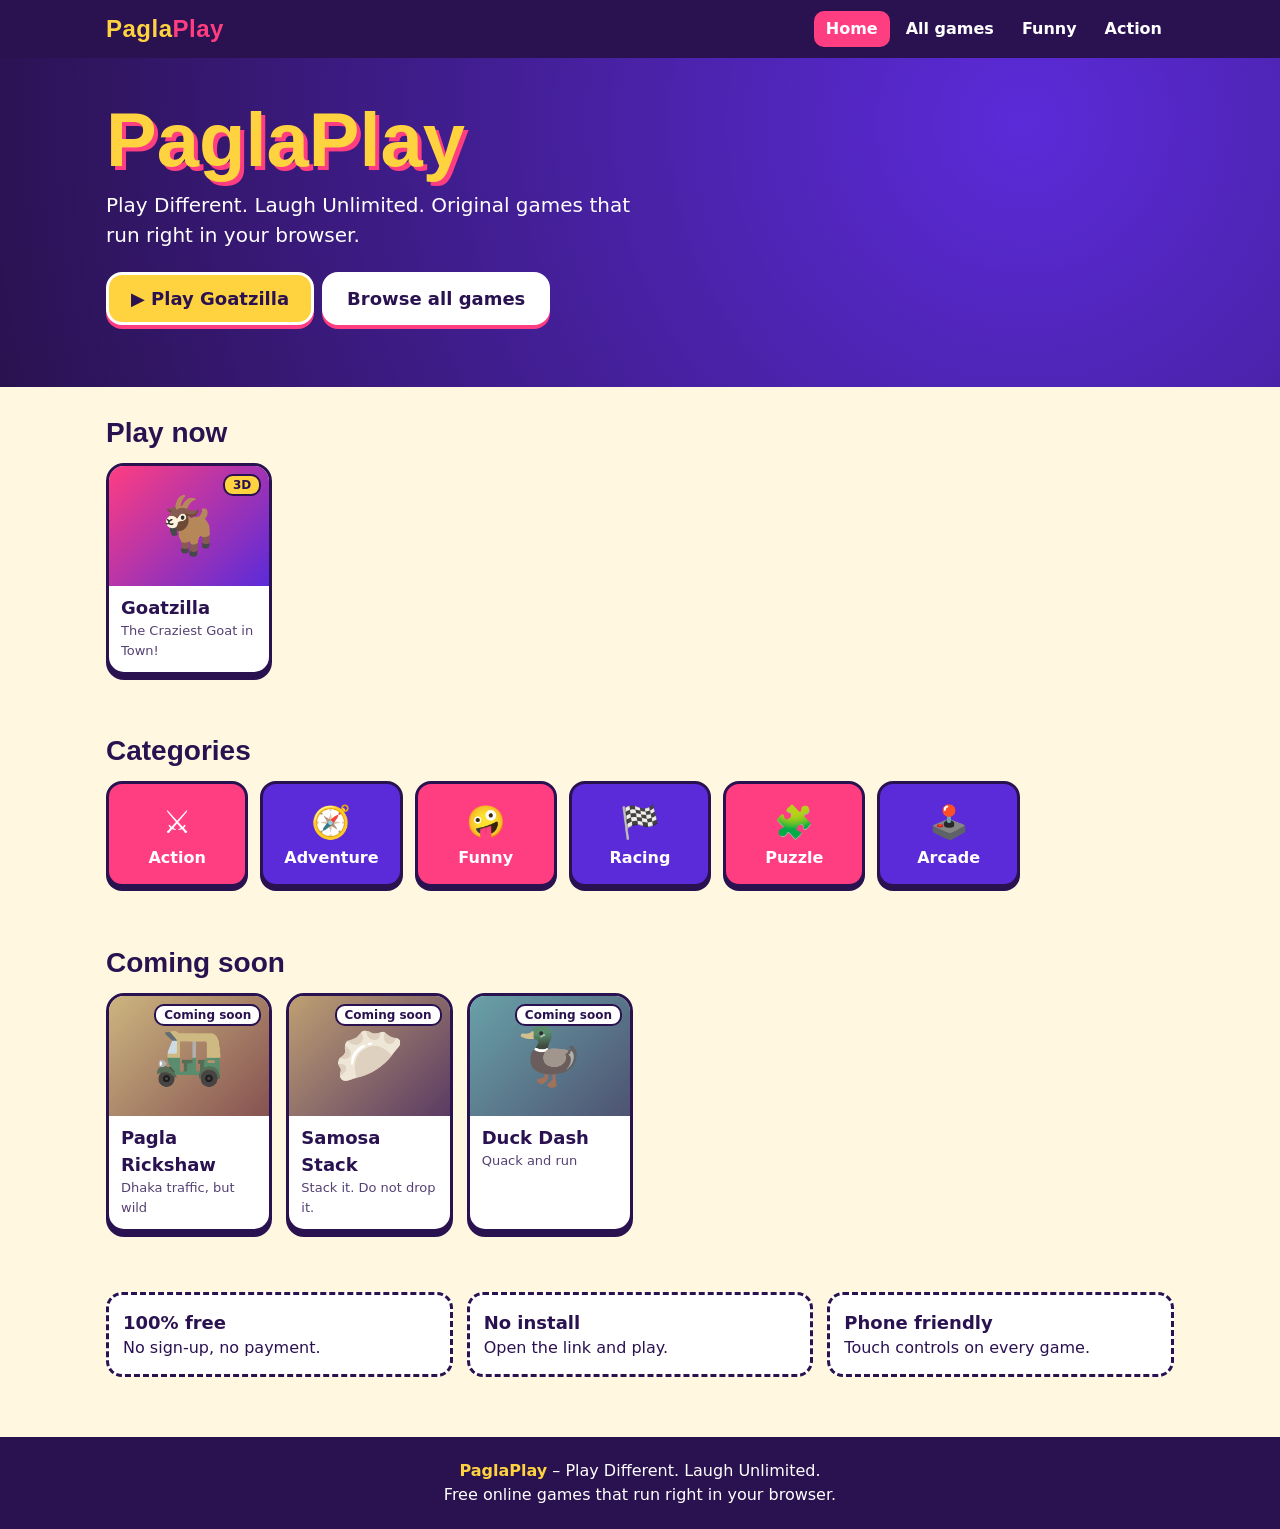
<file: index.html>
<!DOCTYPE html><html lang="en"><head><meta charset="utf-8"><meta name="viewport" content="width=device-width,initial-scale=1">
<title>PaglaPlay – Free Online Games</title>
<meta name="description" content="PaglaPlay: Play Different. Laugh Unlimited. Free original browser games for desktop and mobile, no install needed.">
<link rel="stylesheet" href="site.css"></head><body data-page="home">
<div class="hero"><div class="wrap"><h1>PaglaPlay</h1><p>Play Different. Laugh Unlimited. Original games that run right in your browser.</p><a class="btn" href="game.html?id=goatzilla">▶ Play Goatzilla</a><a class="btn alt" href="games.html">Browse all games</a></div></div>
<main class="wrap"><section><h2>Play now</h2><div class="grid" id="featured"></div></section>
<section><h2>Categories</h2><div class="cats" id="cats"></div></section>
<section><h2>Coming soon</h2><div class="grid" id="soon"></div></section>
<section><div class="perks"><div class="perk"><b>100% free</b><br>No sign-up, no payment.</div><div class="perk"><b>No install</b><br>Open the link and play.</div><div class="perk"><b>Phone friendly</b><br>Touch controls on every game.</div></div></section></main>
<script src="site.js"></script></body></html>
</file>
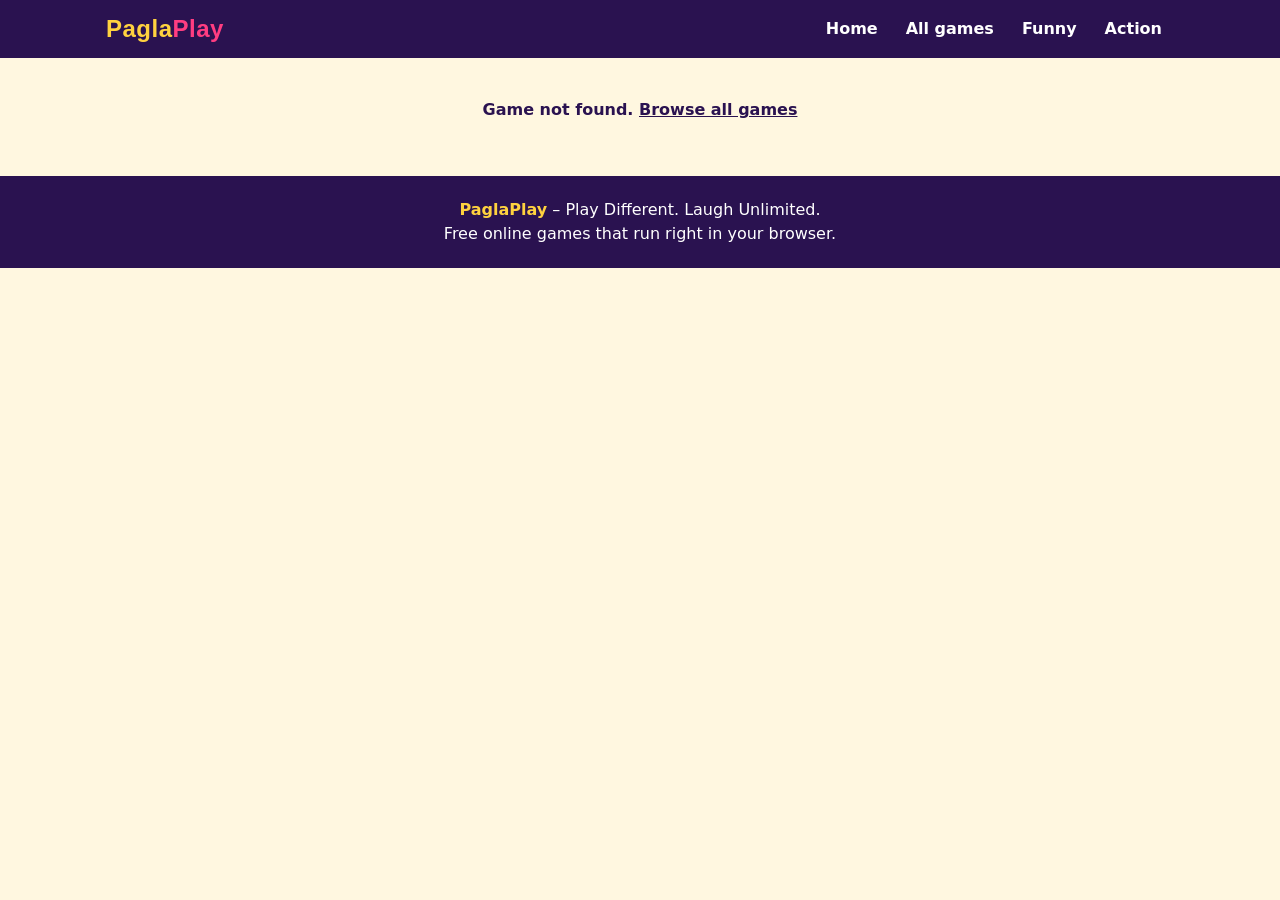
<file: game.html>
<!DOCTYPE html><html lang="en"><head><meta charset="utf-8"><meta name="viewport" content="width=device-width,initial-scale=1">
<title>Play Free Online | PaglaPlay</title><meta name="description" content="Play free online games on PaglaPlay.">
<link rel="stylesheet" href="site.css"></head><body data-page="game">
<main class="wrap" id="main"></main>
<script src="site.js"></script></body></html>
</file>
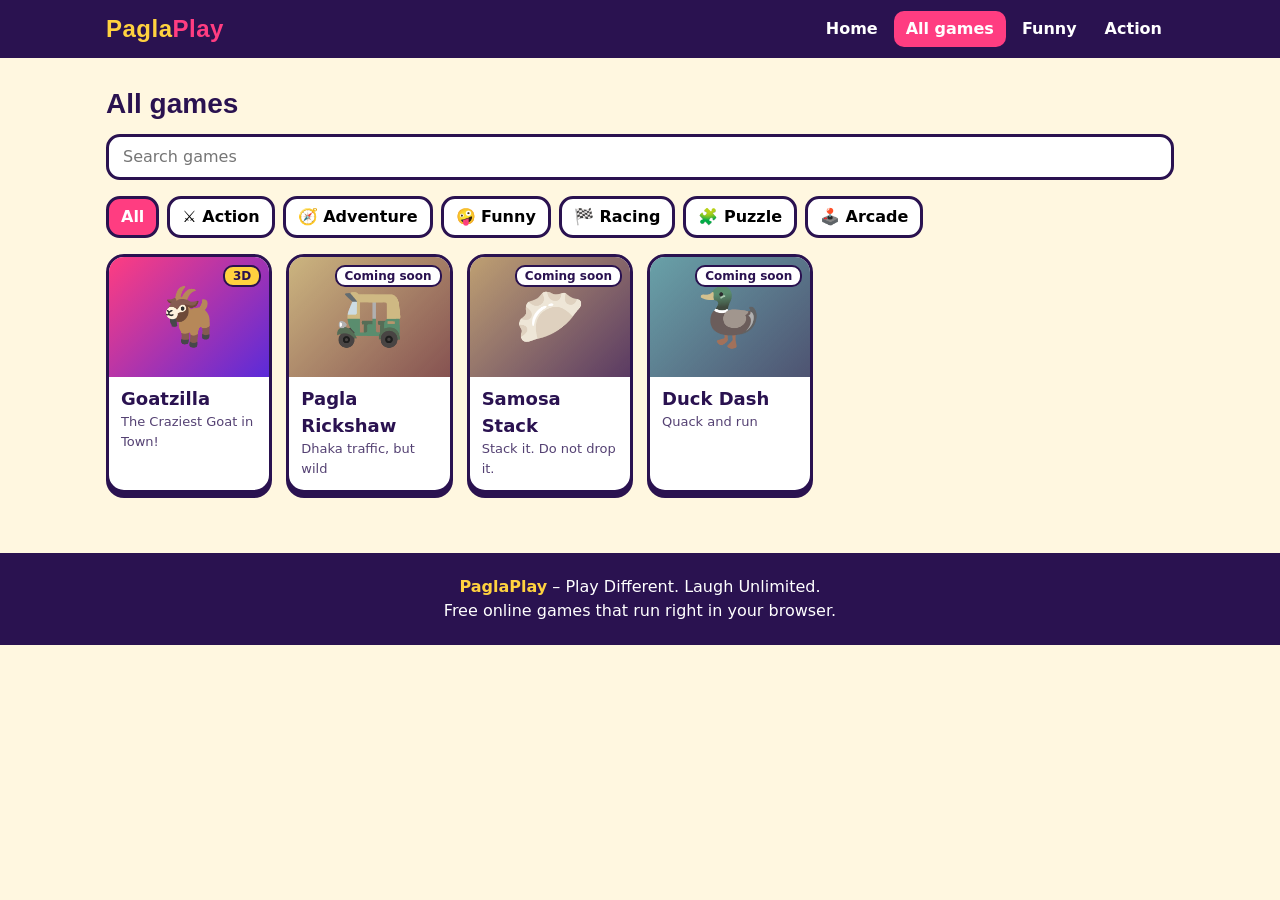
<file: games.html>
<!DOCTYPE html><html lang="en"><head><meta charset="utf-8"><meta name="viewport" content="width=device-width,initial-scale=1">
<title>All Games – Free Online | PaglaPlay</title>
<meta name="description" content="Browse every free PaglaPlay game by category: action, adventure, funny, racing, puzzle and arcade.">
<link rel="stylesheet" href="site.css"></head><body data-page="games">
<main class="wrap"><section><h2 id="h">All games</h2><div class="bar"><input id="q" type="search" placeholder="Search games" aria-label="Search games"></div><div class="bar" id="chips"></div><div class="grid" id="list"></div></section></main>
<script src="site.js"></script></body></html>
</file>
<file: site.css>
*{box-sizing:border-box}
:root{--ink:#2a1250;--pink:#ff3d81;--sun:#ffd23f;--vio:#5b2bd9;--cream:#fff7e0}
html{scroll-behavior:smooth}
body{margin:0;background:var(--cream);color:var(--ink);font-family:"Trebuchet MS","Segoe UI",system-ui,sans-serif;line-height:1.5}
a{color:inherit}
.wrap{max-width:1100px;margin:0 auto;padding:0 16px}
header{background:var(--ink);position:sticky;top:0;z-index:5}
header .wrap{display:flex;align-items:center;gap:14px;height:58px}
.logo{font:900 24px "Arial Black","Trebuchet MS",sans-serif;color:var(--sun);text-decoration:none;letter-spacing:.5px}
.logo b{color:var(--pink)}
nav{display:flex;gap:4px;margin-left:auto;overflow-x:auto}
nav a{color:#fff;text-decoration:none;padding:6px 12px;border-radius:10px;font-weight:700;white-space:nowrap}
nav a:hover,nav a.on{background:var(--pink)}
.hero{background:radial-gradient(circle at 80% 20%,var(--vio),var(--ink));color:#fff;padding:44px 0 52px}
.hero h1{font:900 clamp(40px,9vw,76px)/1 "Arial Black","Trebuchet MS",sans-serif;margin:0;color:var(--sun);text-shadow:4px 4px 0 var(--pink)}
.hero p{font-size:20px;margin:12px 0 22px;max-width:560px}
.btn{display:inline-block;font-weight:900;font-size:18px;text-decoration:none;background:var(--sun);color:var(--ink);border:3px solid var(--ink);border-radius:16px;padding:10px 22px;box-shadow:0 4px 0 var(--ink);cursor:pointer;margin:0 8px 10px 0}
.btn.alt{background:#fff}.btn:active{transform:translateY(3px);box-shadow:0 1px 0 var(--ink)}
.hero .btn{border-color:#fff;box-shadow:0 4px 0 var(--pink)}
section{padding:30px 0}
h2{font:900 28px "Arial Black","Trebuchet MS",sans-serif;margin:0 0 14px}
.grid{display:grid;grid-template-columns:repeat(auto-fill,minmax(160px,1fr));gap:14px}
.card{display:block;text-decoration:none;background:#fff;border:3px solid var(--ink);border-radius:18px;overflow:hidden;box-shadow:0 5px 0 var(--ink);position:relative;transition:transform .12s}
.card:hover{transform:translateY(-3px) rotate(-.6deg)}
.art{height:120px;display:flex;align-items:center;justify-content:center;font-size:56px;background:linear-gradient(135deg,var(--a),var(--b))}
.card h3{margin:8px 12px 0;font-size:18px}.card p{margin:0 12px 12px;font-size:13px;opacity:.8}
.badge{position:absolute;top:8px;right:8px;background:var(--sun);border:2px solid var(--ink);border-radius:10px;padding:0 8px;font-size:12px;font-weight:800}
.card.soon .art{filter:grayscale(.7)}.card.soon .badge{background:#fff}
.cats{display:grid;grid-template-columns:repeat(auto-fill,minmax(130px,1fr));gap:12px}
.cat{background:var(--pink);color:#fff;text-decoration:none;font-weight:800;text-align:center;border:3px solid var(--ink);border-radius:16px;padding:14px 6px;box-shadow:0 4px 0 var(--ink)}
.cat span{display:block;font-size:32px}.cat:nth-child(even){background:var(--vio)}
.perks{display:grid;grid-template-columns:repeat(auto-fit,minmax(220px,1fr));gap:14px}
.perk{background:#fff;border:3px dashed var(--ink);border-radius:16px;padding:14px}.perk b{font-size:18px}
.bar{display:flex;flex-wrap:wrap;gap:8px;margin-bottom:16px}
.bar input{flex:1 1 200px;font:inherit;padding:8px 14px;border:3px solid var(--ink);border-radius:14px}
.chip{font:inherit;font-weight:700;background:#fff;border:3px solid var(--ink);border-radius:14px;padding:6px 12px;cursor:pointer}
.chip.on{background:var(--pink);color:#fff}
.crumb{font-size:14px;margin:16px 0 8px}
.player{position:relative;aspect-ratio:16/9;min-height:260px;background:var(--ink);border:4px solid var(--ink);border-radius:20px;overflow:hidden;box-shadow:0 6px 0 var(--ink)}
.player iframe{width:100%;height:100%;border:0;display:block}
.cover{position:absolute;inset:0;display:flex;flex-direction:column;align-items:center;justify-content:center;gap:8px;color:#fff;text-align:center;padding:12px;background:linear-gradient(135deg,var(--a),var(--b))}
.cover .big{font-size:72px}.cover h1{margin:0;font:900 clamp(28px,6vw,46px) "Arial Black",sans-serif}
.two{display:grid;grid-template-columns:2fr 1fr;gap:20px;margin-top:20px}
@media(max-width:760px){.two{grid-template-columns:1fr}}
.box{background:#fff;border:3px solid var(--ink);border-radius:16px;padding:14px}
.box h2{font-size:20px}.box ul{margin:0;padding-left:20px}
.tags a{display:inline-block;background:var(--sun);border:2px solid var(--ink);border-radius:10px;padding:0 10px;margin:0 6px 6px 0;font-weight:700;text-decoration:none}
footer{background:var(--ink);color:#fff;text-align:center;padding:22px 16px;margin-top:30px}
footer b{color:var(--sun)}
.empty{padding:24px;text-align:center;font-weight:700}
</file>
